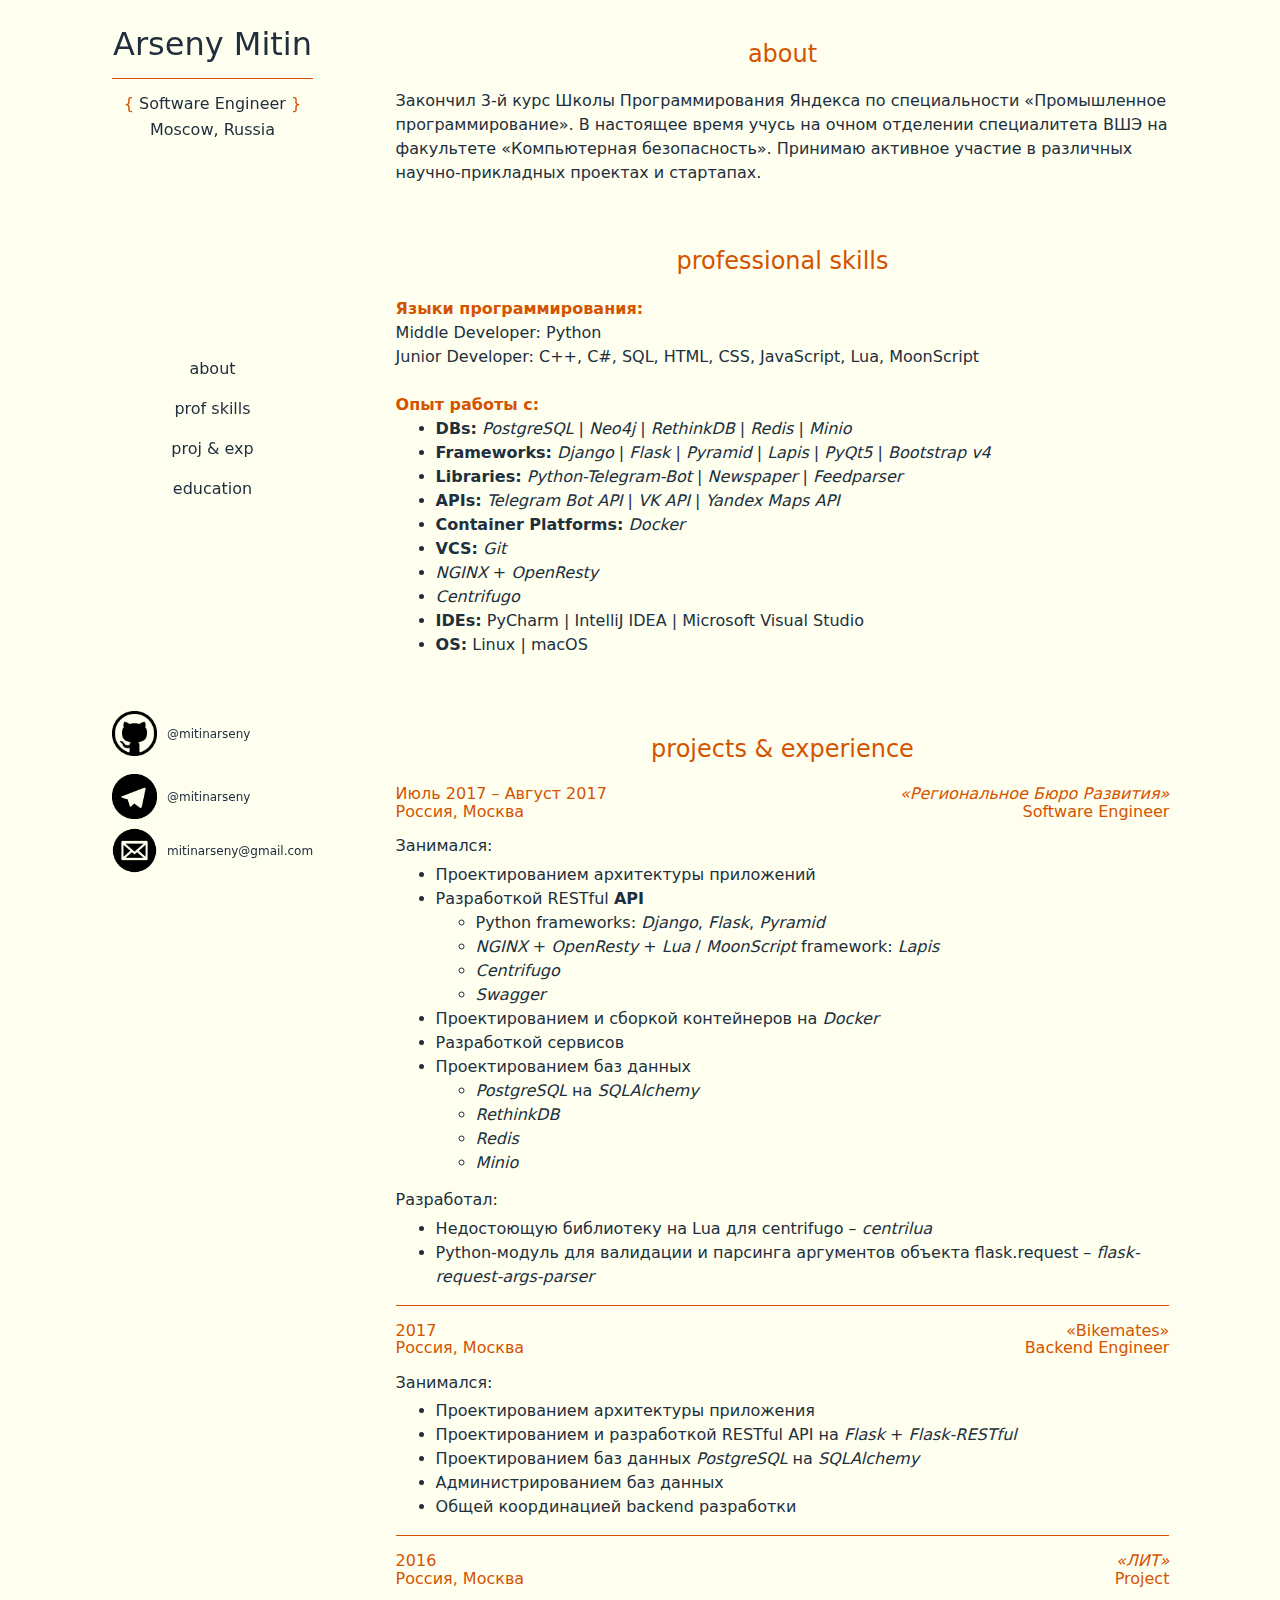
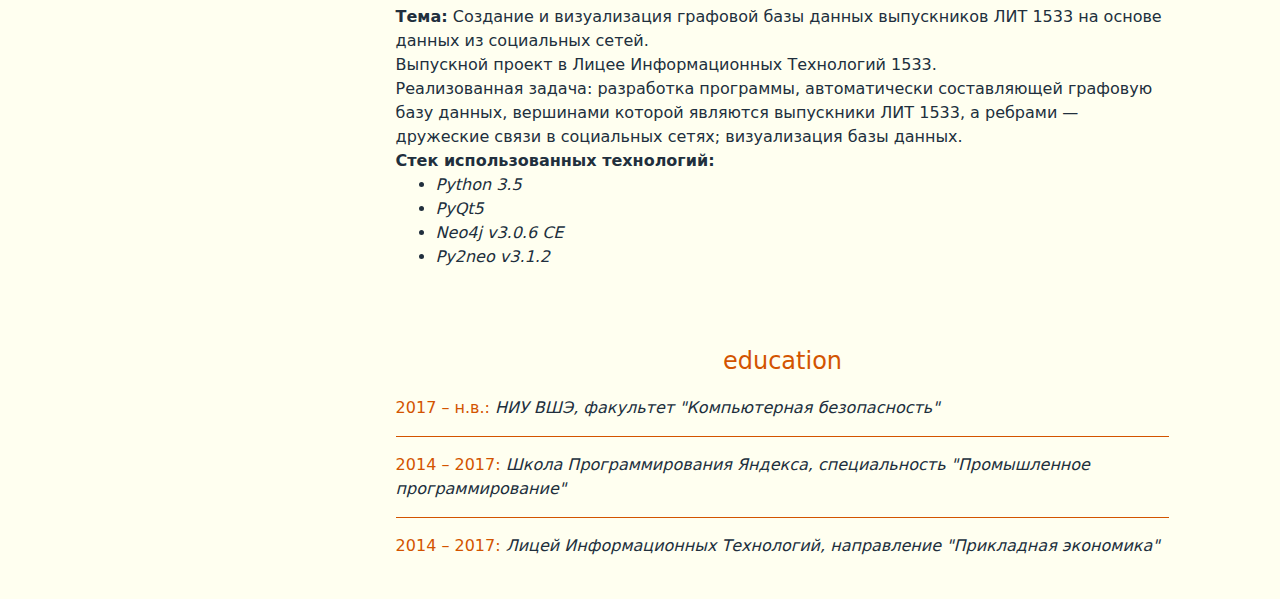
<file: index.html>
<!DOCTYPE html>
<html lang="en">

<head>
    <meta name="yandex-verification" content="7e2f0b7d14c40ebb" />
    <title>Arseny Mitin | Software Engineer</title>
    <link rel="icon" type="image/png" href="logo.png">
    <meta charset="utf-8">
    <meta name="viewport" content="width=device-width, initial-scale=1, maximum-scale=1, user-scalable=no">
    <link href="bootstrap/css/bootstrap.min.css" rel="stylesheet">
    <link href="styles.css" rel="stylesheet">
    <script type="text/javascript" src="jquery/jquery.min.js"></script>
    <script type="text/javascript" src="popper/popper.js"></script>
    <script type="text/javascript" src="tether/js/tether.min.js"></script>
    <script type="text/javascript" src="bootstrap/js/bootstrap.min.js"></script>
    <script type="text/javascript" src="scroll.js"></script>
</head>

<body data-spy="scroll" data-target="#sidenav-wrapper">
    <div class="container">
        <div class="row">
            <nav class="col-md-3 hidden-sm-down" style="display: flex; flex-direction: column; align-items: center;">
                <div id="sidenav-wrapper" style="position: fixed; margin-top: 3vh; margin-bottom: 3vh; height: 94vh; display: flex; align-items: stretch; justify-content: space-between; flex-direction: column;">
                    <div>
                        <h2 style="text-align: center;">Arseny Mitin</h2>
                        <hr class="decorator">
                        <h6 style="text-align: center;"><span class="decorator">{</span> Software Engineer <span
                            class="decorator">}</span></h6>
                        <h6 style="text-align: center;">Moscow, Russia</h6>
                    </div>
                    <nav id="sidenav" class="nav flex-column" style="vertical-align: middle; align-items: center;">
                        <a class="nav-link active" href="#about">about</a>
                        <a class="nav-link" href="#prof-skills">prof skills</a>
                        <a class="nav-link" href="#projects">proj & exp</a>
                        <a class="nav-link" href="#education">education</a>
                    </nav>
                    <div style="display: flex; flex-direction: column; align-items: flex-start;">
                        <div style="margin-top: 0vh; margin-bottom: 1vh;">
                            <a style="text-decoration: none;" target="_blank" href="https://github.com/mitinarseny">
                            <img class="img_logo" src="github.png" alt="github">
                        </a>
                            <a class="contact_link" target="_blank" href="https://github.com/mitinarseny">@mitinarseny</a>
                        </div>
                        <div style="margin-top: 1vh; margin-bottom: 1vh;">
                            <a style="text-decoration: none;" target="_blank" href="https://t.me/mitinarseny">
                            <img class="img_logo" src="telegram.png" alt="telegram">
                        </a>
                            <a class="contact_link" target="_blank" href="https://t.me/mitinarseny">@mitinarseny</a>
                        </div>

                        <div style="margin-top: 0vh; margin-bottom: 0vh;">
                            <a style="text-decoration: none;" target="_blank" href="mailto:mitinarseny@gmail.com?subject=Job">
                            <img class="img_logo" src="email.png" alt="email">
                        </a>
                            <a class="contact_link" target="_blank" href="mailto:mitinarseny@gmail.com?subject=Job">mitinarseny@gmail.com</a>
                        </div>
                    </div>
                </div>
            </nav>
            <div id="about" class="col-md-9" style="padding-top: 1vh; padding-bottom: 1vh;">
                <div class="section-wrapper">
                    <div class="section">
                        <h4 class="header">about</h4> Закончил 3-й курс Школы Программирования Яндекса по специальности «Промышленное программирование». В настоящее время учусь на очном отделении специалитета ВШЭ на факультете «Компьютерная безопасность». Принимаю активное участие
                        в различных научно-прикладных проектах и стартапах.
                    </div>
                </div>
                <div id="prof-skills" class="section-wrapper">
                    <div class="section">
                        <h4 class="header">professional skills</h4>
                        <b class="background-font-color-2">Языки программирования:</b> <br> Middle Developer: Python <br> Junior Developer: C++, C#, SQL, HTML, CSS, JavaScript, Lua, MoonScript
                        <br>
                        <br>
                        <b class="background-font-color-2">Опыт работы с:</b>
                        <ul>
                            <li>
                                <b>DBs:</b>
                                <a class="link-undecorated" target="_balnk" href="https://www.postgresql.org">PostgreSQL</a> |
                                <a class="link-undecorated" target="_balnk" href="https://neo4j.com/product/">Neo4j</a> |
                                <a class="link-undecorated" target="_balnk" href="https://rethinkdb.com">RethinkDB</a> |
                                <a class="link-undecorated" target="_balnk" href="https://redis.io">Redis</a> |
                                <a class="link-undecorated" target="_balnk" href="https://minio.io">Minio</a>
                            </li>
                            <li>
                                <b>Frameworks:</b>
                                <a class="link-undecorated" target="_balnk" href="https://www.djangoproject.com">Django</a> |
                                <a class="link-undecorated" target="_balnk" href="http://flask.pocoo.org">Flask</a> |
                                <a class="link-undecorated" target="_balnk" href="https://trypyramid.com">Pyramid</a> |
                                <a class="link-undecorated" target="_balnk" href="http://leafo.net/lapis/">Lapis</a> |
                                <a class="link-undecorated" target="_balnk" href="https://www.riverbankcomputing.com/software/pyqt/intro">PyQt5</a> |
                                <a class="link-undecorated" target="_balnk" href="https://getbootstrap.com/docs/4.0">Bootstrap
                                v4</a>
                            </li>
                            <li>
                                <b>Libraries:</b>
                                <a class="link-undecorated" target="_blank" href="https://python-telegram-bot.org">Python-Telegram-Bot</a> |
                                <a class="link-undecorated" target="_blank" href="http://newspaper.readthedocs.io/en/latest/">Newspaper</a> |
                                <a class="link-undecorated" target="_blank" href="https://pythonhosted.org/feedparser/">Feedparser</a>
                            </li>
                            <li>
                                <b>APIs:</b>
                                <a class="link-undecorated" target="_blank" href="https://core.telegram.org/bots/api">Telegram
                                Bot API</a> |
                                <a class="link-undecorated" target="_blank" href="https://vk.com/dev">VK API</a> |
                                <a class="link-undecorated" target="_blank" href="https://tech.yandex.ru/MAPS/">Yandex Maps
                                API</a>
                            </li>
                            <li>
                                <b>Container Platforms:</b>
                                <a class="link-undecorated" target="_blank" href="https://www.docker.com">Docker</a>
                            </li>
                            <li>
                                <b>VCS:</b>
                                <a class="link-undecorated" target="_blank" href="https://git-scm.com">Git</a>
                            </li>
                            <li>
                                <a class="link-undecorated" target="_blank" href="https://www.nginx.com">NGINX</a> + <a class="link-undecorated" target="_blank" href="http://openresty.org/en/">OpenResty</a>
                            </li>
                            <li>
                                <a class="link-undecorated" target="_blank" href="https://github.com/centrifugal/centrifugo">Centrifugo</a>
                            </li>
                            <li>
                                <b>IDEs:</b> PyCharm | IntelliJ IDEA | Microsoft Visual Studio
                            </li>
                            <li>
                                <b>ОS:</b> Linux | macOS
                            </li>
                        </ul>
                    </div>
                </div>
                <div id="projects" class="section-wrapper">
                    <div class="section">
                        <h4 class="header">projects & experience</h4>
                        <div class="row experience-info background-font-color-2">
                            <div class="col-6">
                                <h6>Июль 2017 – Август 2017 <br>
                                Россия, Москва</h6>
                            </div>
                            <div class="col-6" style="text-align: right">
                                <h6><a class="link-undecorated" href="http://rbr.moscow" target="_blank">«Региональное Бюро Развития»</a><br>
                                Software Engineer</h6>
                            </div>
                        </div>
                        <h6>Занимался:</h6>
                        <ul>
                            <li>Проектированием архитектуры приложений</li>
                            <li>Разработкой RESTful <strong>API</strong>
                                <ul>
                                    <li>Python frameworks: <a class="link-undecorated" href="https://www.djangoproject.com" target="_blank">Django</a>, <a class="link-undecorated" href="http://flask.pocoo.org" target="_blank">Flask</a>, <a class="link-undecorated"
                                            href="https://trypyramid.com" target="_blank">Pyramid</a></li>
                                    <li><a class="link-undecorated" href="https://www.nginx.com" target="_blank">NGINX</a> +
                                        <a class="link-undecorated" href="http://openresty.org/en/" target="_blank">OpenResty</a> + <a class="link-undecorated" href="http://www.lua.org/about.html" target="_blank">Lua</a> / <a class="link-undecorated"
                                            href="http://moonscript.org" target="_blank">MoonScript</a> framework: <a class="link-undecorated" href="http://leafo.net/lapis/" target="_blank">Lapis</a></li>
                                    <li><a class="link-undecorated" href="https://github.com/centrifugal/centrifugo" target="_blank">Centrifugo</a></li>
                                    <li><a class="link-undecorated" href="https://swagger.io" target="_blank">Swagger</a>
                                    </li>
                                </ul>
                            </li>
                            <li>Проектированием и сборкой контейнеров на <a class="link-undecorated" href="https://www.docker.com" target="_blank">Docker</a>
                            </li>
                            <li>Разработкой сервисов</li>
                            <li>Проектированием баз данных
                                <ul>
                                    <li><a class="link-undecorated" href="https://www.postgresql.org" target="_blank">PostgreSQL</a> на <a class="link-undecorated" href="http://www.sqlalchemy.org" target="_blank">SQLAlchemy</a>
                                    </li>
                                    <li><a class="link-undecorated" href="https://rethinkdb.com" target="_blank">RethinkDB</a></li>
                                    <li><a class="link-undecorated" href="https://redis.io" target="_blank">Redis</a></li>
                                    <li><a class="link-undecorated" href="https://minio.io" target="_blank">Minio</a></li>
                                </ul>
                            </li>
                        </ul>
                        <h6>Разработал:</h6>
                        <ul>
                            <li>Недостоющую библиотеку на Lua для centrifugo – <a class="link-undecorated" href="https://github.com/semcommunity/centrilua" target="_blank">centrilua</a></li>
                            <li>Python-модуль для валидации и парсинга аргументов объекта flask.request – <a class="link-undecorated" href="https://github.com/mitinarseny/flask-request-args-parser" target="_blank">flask-request-args-parser</a></li>
                        </ul>

                        <hr class="decorator">

                        <div class="row experience-info background-font-color-2">
                            <div class="col-6">
                                <h6>2017<br>
                                Россия, Москва</h6>
                            </div>
                            <div class="col-6" style="text-align: right">
                                <h6>«Bikemates»<br>
                                Backend Engineer</h6>
                            </div>
                        </div>
                        <h6>Занимался:</h6>
                        <ul>
                            <li>Проектированием архитектуры приложения</li>
                            <li>Проектированием и разработкой RESTful API на <a class="link-undecorated" href="http://flask.pocoo.org" target="_blank">Flask</a> + <a class="link-undecorated" href="http://flask-restful.readthedocs.io">Flask-RESTful</a>
                            </li>
                            <li>Проектированием баз данных <a class="link-undecorated" href="https://www.postgresql.org" target="_blank">PostgreSQL</a> на <a class="link-undecorated" href="http://www.sqlalchemy.org" target="_blank">SQLAlchemy</a>
                            </li>
                            <li>Администрированием баз данных</li>
                            <li>Общей координацией backend разработки</li>
                        </ul>
                        <hr class="decorator">
                        <div class="row experience-info background-font-color-2">
                            <div class="col-6">
                                <h6>2016<br>
                                Россия, Москва</h6>
                            </div>
                            <div class="col-6" style="text-align: right">
                                <h6><a class="link-undecorated" href="http://lit.msu.ru" target="_blank">«ЛИТ»</a><br>
                                Project</h6>
                            </div>
                        </div>
                        <b>Тема:</b> Создание и визуализация графовой базы данных выпускников ЛИТ 1533 на основе данных из социальных сетей.<br> Выпускной проект в Лицее Информационных Технологий 1533. <br> Реализованная задача: разработка программы,
                        автоматически составляющей графовую базу данных, вершинами которой являются выпускники ЛИТ 1533, а ребрами — дружеские связи в социальных сетях; визуализация базы данных. <br>
                        <b>Стек использованных технологий:</b>
                        <ul>
                            <li><a class="link-undecorated" target="_balnk" href="https://www.python.org">Python 3.5</a>
                            </li>
                            <li><a class="link-undecorated" target="_balnk" href="https://www.riverbankcomputing.com/software/pyqt/intro">PyQt5</a></li>
                            <li><a class="link-undecorated" target="_balnk" href="https://neo4j.com/product/">Neo4j v3.0.6
                            CE</a></li>
                            <li><a class="link-undecorated" target="_balnk" href="http://py2neo.org/v3/">Py2neo v3.1.2</a>
                            </li>
                        </ul>
                    </div>
                </div>
                <div id="education" class="section-wrapper">
                    <div class="section">
                        <h4 class="header">education</h4>

                        <span class="background-font-color-2">2017 – н.в.:</span> <a class="link-undecorated" target="_blank" href="https://www.hse.ru/ba/cosec/">НИУ
                    ВШЭ, факультет "Компьютерная безопасность"</a>
                        <hr class="decorator">
                        <span class="background-font-color-2">2014 – 2017:</span> <a class="link-undecorated" target="_blank" href="https://informatics.ru/yandex/">Школа
                    Программирования Яндекса, специальность "Промышленное программирование"</a>
                        <hr class="decorator">
                        <span class="background-font-color-2">2014 – 2017:</span> <a class="link-undecorated" target="_blank" href="https://www.lit.msu.ru">Лицей
                    Информационных Технологий, направление "Прикладная экономика"</a>
                    </div>
                </div>

            </div>
        </div>
    </div>
</body>

</html>
</file>
<file: styles.css>
:root {
    --background-color: Ivory;
    --background-font-color: #212F3D;
    /*#D35400, #F39C12*/
    --decarator-color: #D35400;
    --section-color: var(--background-color);
    --background-font-color-2: #D35400;
    --section-font-color: var(--background-font-color);
    --section-header-color: var(--background-font-color-2);
}

html, body {
    background-color: var(--background-color);
    color: var(--background-font-color);
}

body {
    position: relative;
}

.img_logo {
    width: 5vh;
    height: 5vh;
}

.contact_link, .contact_link:hover {
    margin-left: 0.4vw;
    color: inherit;
    font-size: 0.75rem;
}

.nav-link, .nav-link:focus {
    color: var(--background-font-color);
    background-color: inherit;
    border-style: none;
    text-align: left;
}

.nav-link:hover {
    background-color: inherit;
    color: var(--background-font-color-2);
}

.nav-link.active {
    color: var(--background-font-color-2);
    background-color: inherit;
}

.link-undecorated, .link-undecorated:hover {
    color: inherit;
    font-style: italic;
}

.link-img:hover {
    text-decoration: none;
}

.section-wrapper {
    padding-top: 1vh;
    padding-bottom: 1vh;
}

.section {
    border-color: var(--decarator-color);
    color: var(--section-font-color);
    padding-top: 2.5vh;
    padding-right: 2vw;
    padding-bottom: 2.5vh;
    padding-left: 2vw;
    border-radius: 1vh;
    border-style: none;
}

.header {
    color: var(--section-header-color);
    text-align: center;
    margin-bottom: 2.5vh;
}

.experience-info {
    margin-bottom: 1vh;
}

.background-font-color-2 {
    color: var(--background-font-color-2);
}

.decorator {
    color: var(--decarator-color);
    border-color: var(--decarator-color);
}
</file>
